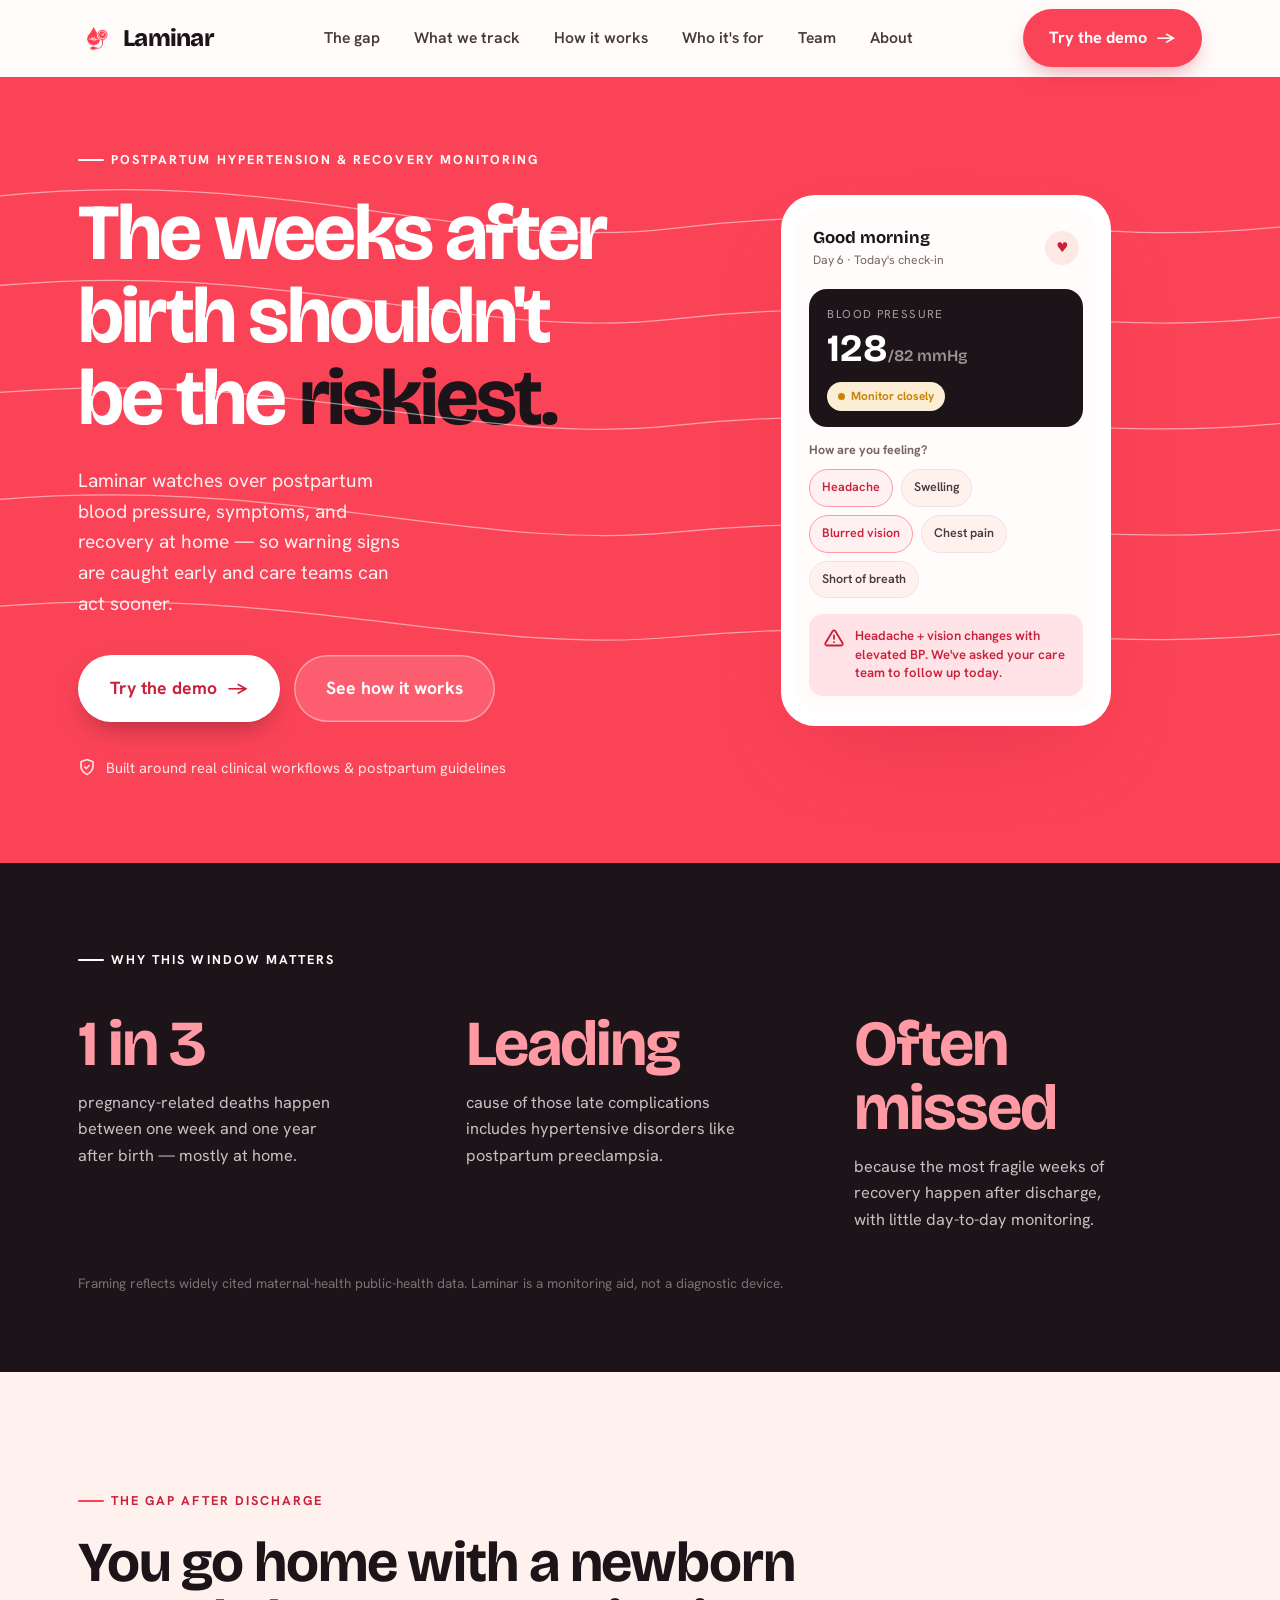
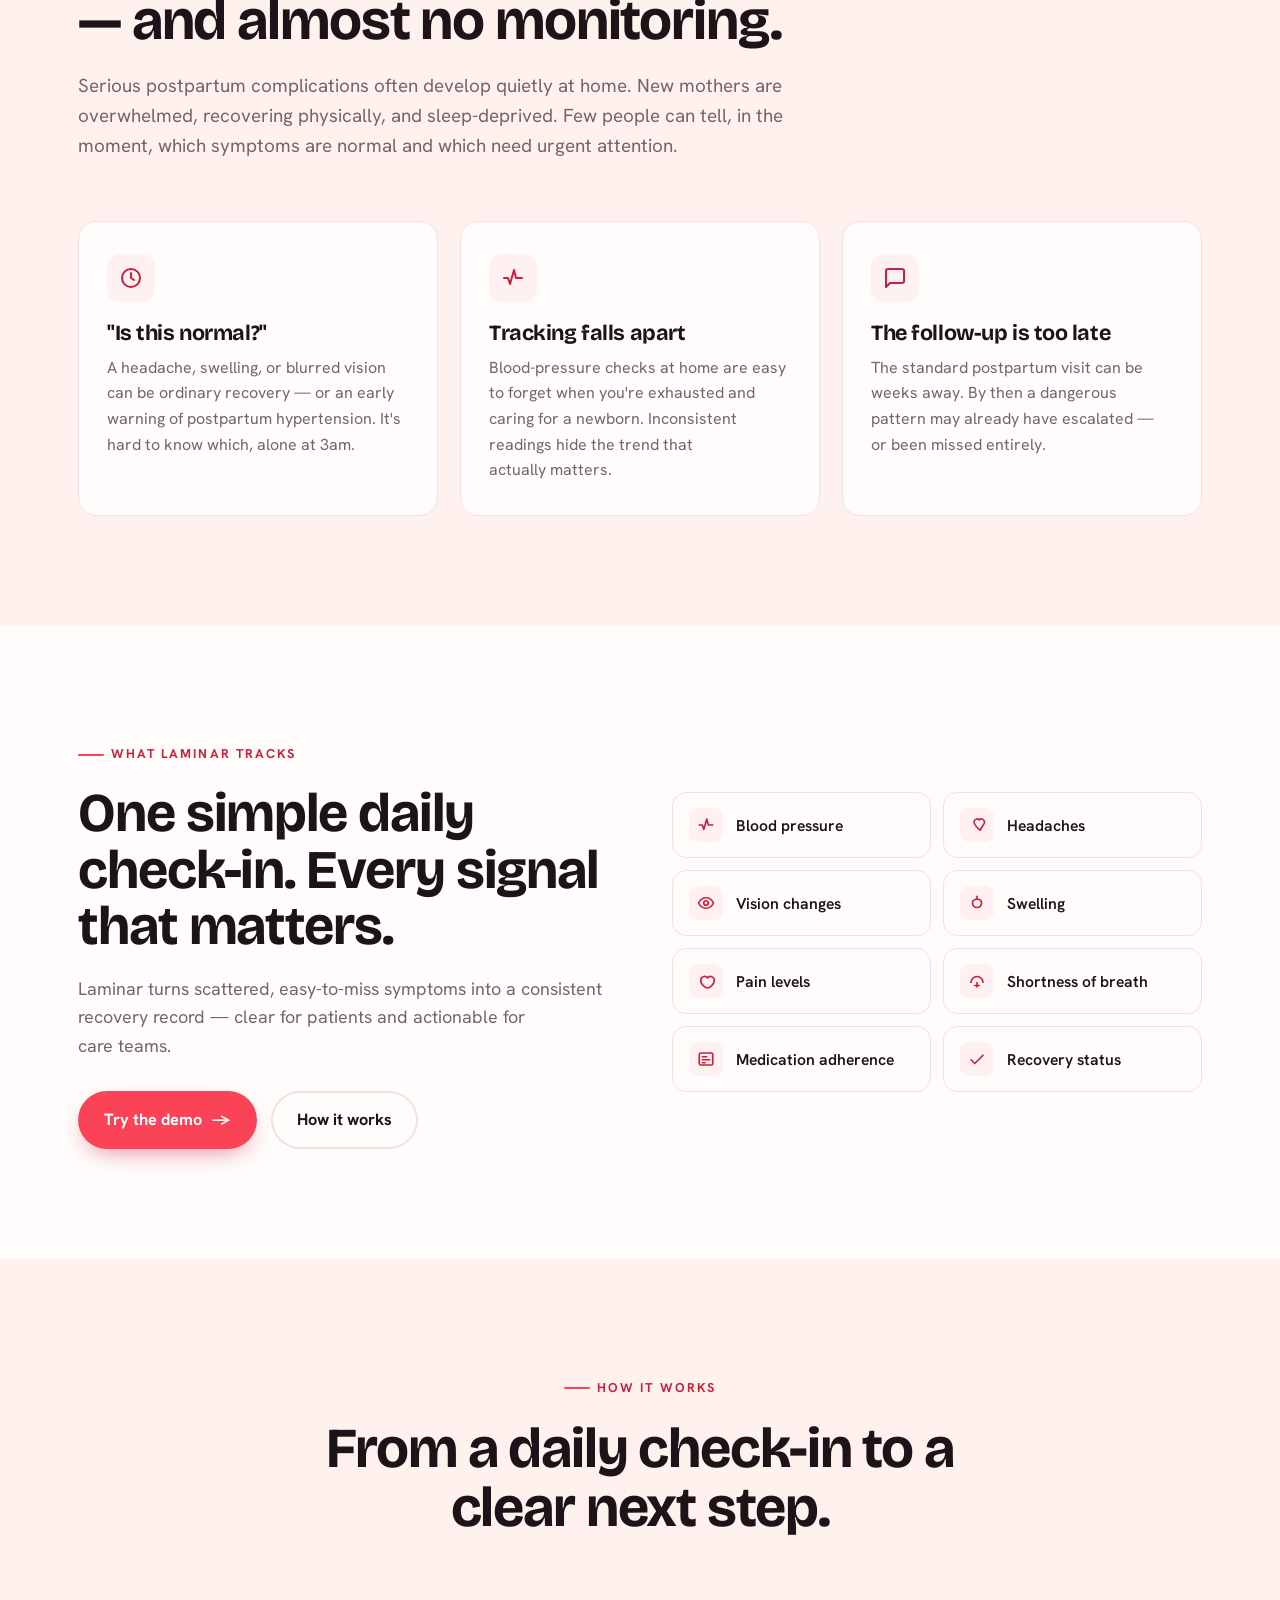
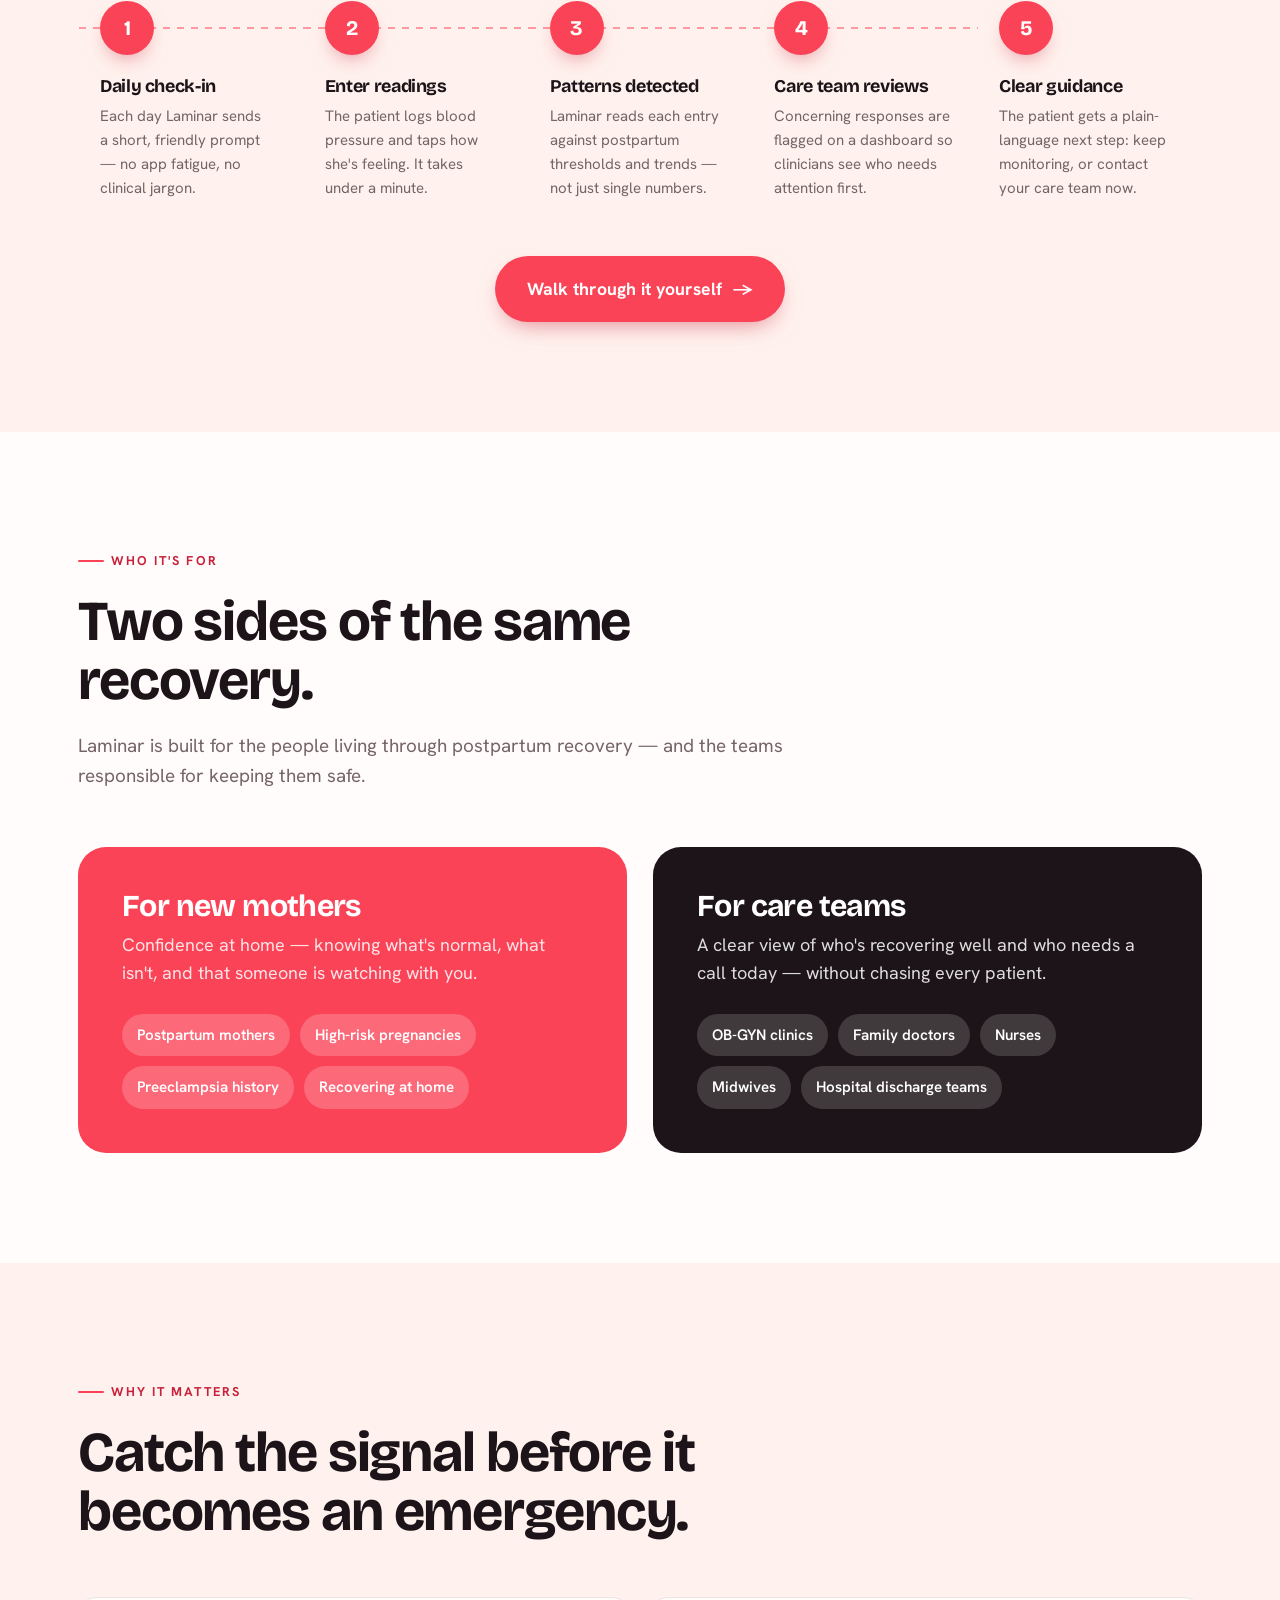
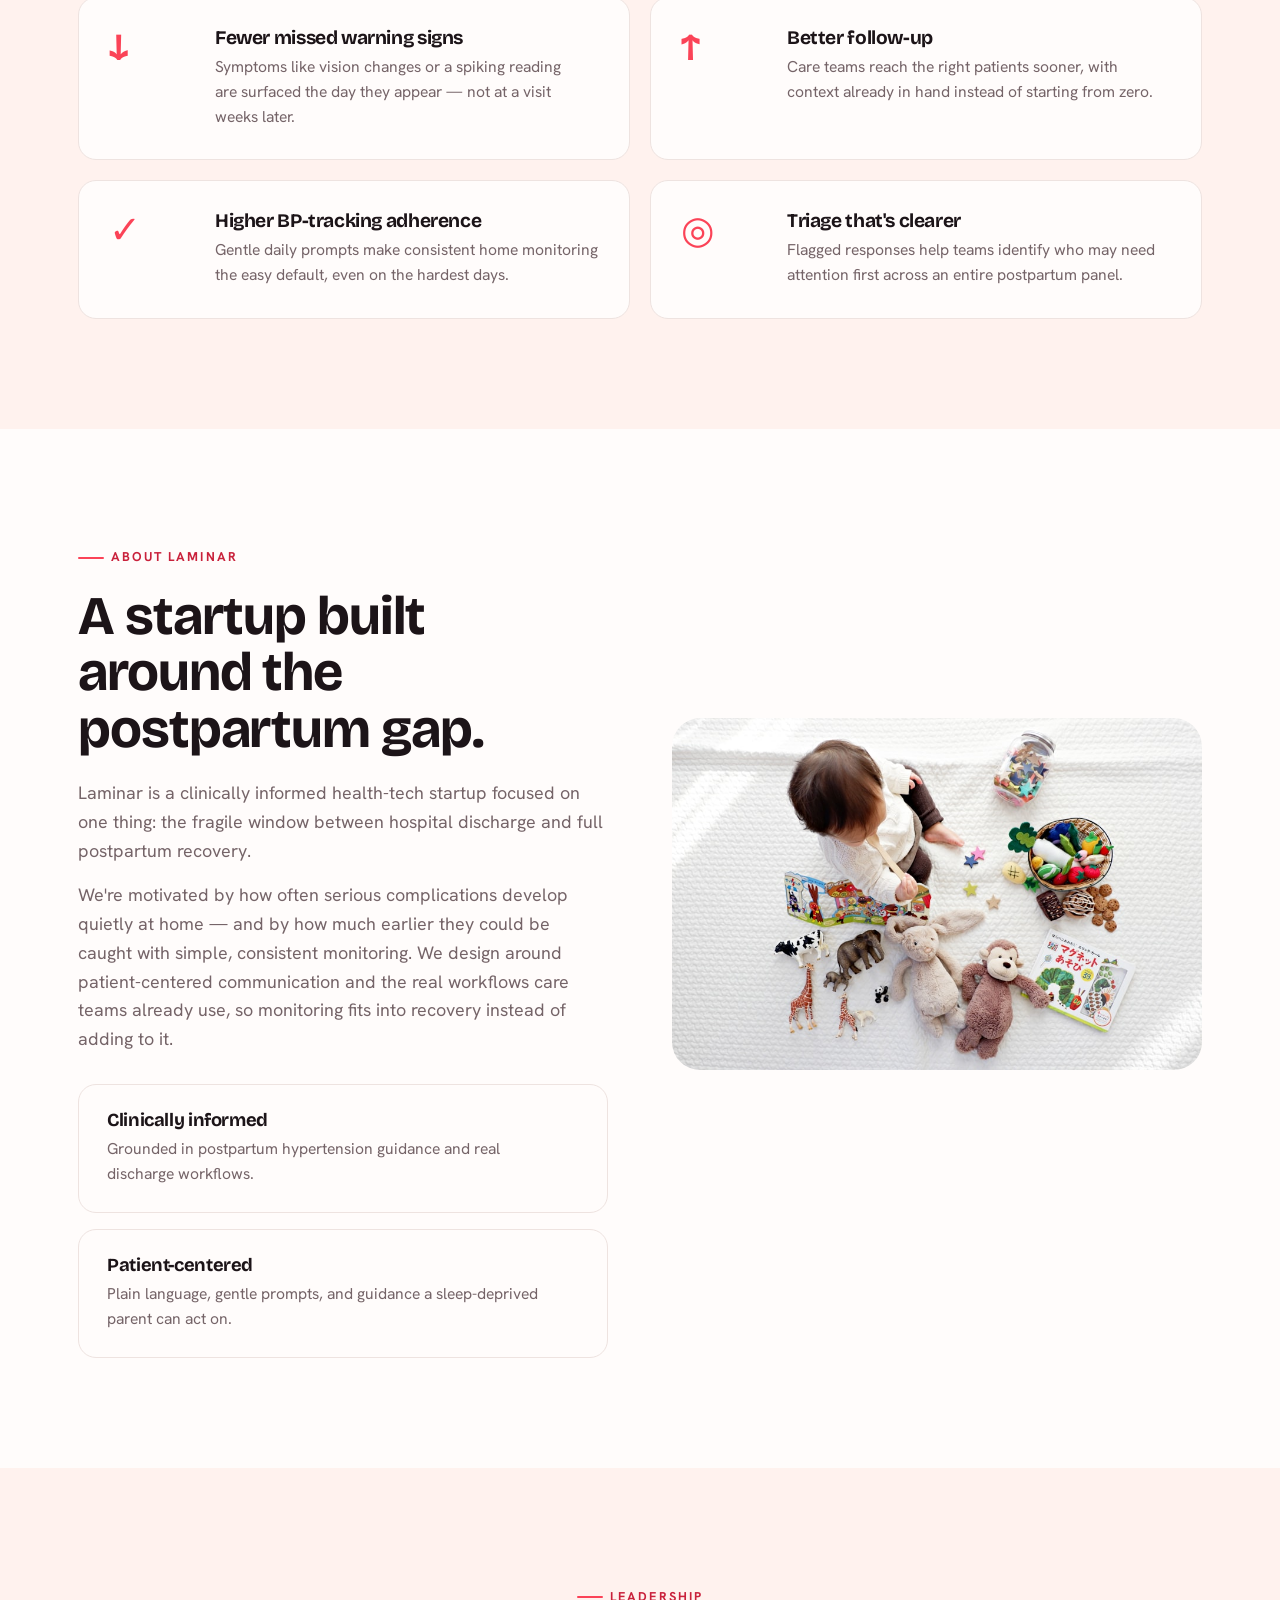
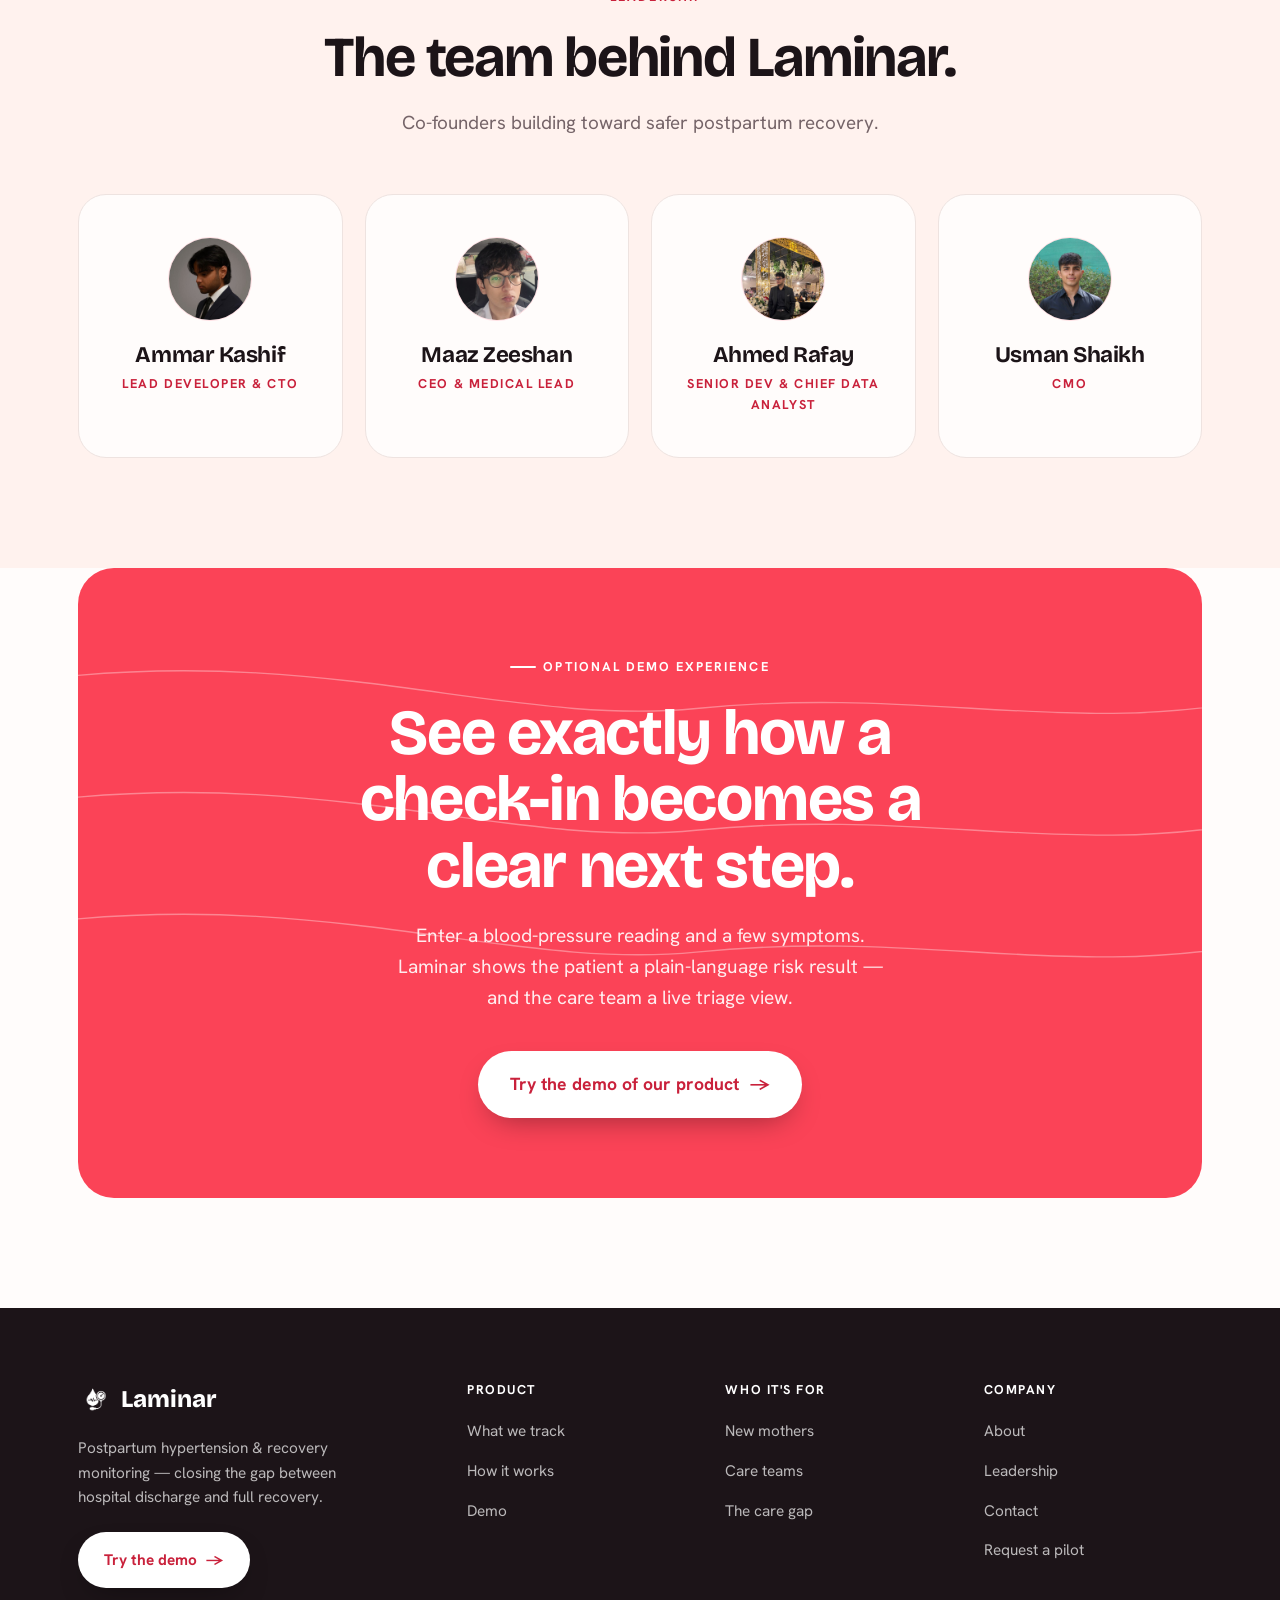
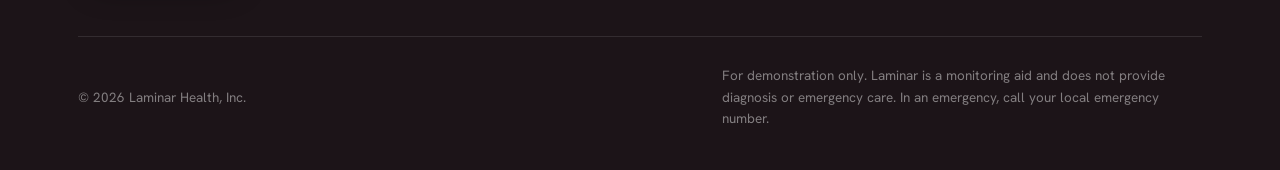
<file: index.html>
<!DOCTYPE html>
<html lang="en">
<head>
<meta charset="UTF-8" />
<meta name="viewport" content="width=device-width, initial-scale=1.0" />
<title>Laminar — Postpartum hypertension & recovery monitoring</title>
<link rel="preconnect" href="https://fonts.googleapis.com" />
<link rel="preconnect" href="https://fonts.gstatic.com" crossorigin />
<link href="https://fonts.googleapis.com/css2?family=Bricolage+Grotesque:opsz,wght@12..96,600;12..96,700;12..96,800&family=Hanken+Grotesk:wght@400;500;600;700;800&display=swap" rel="stylesheet" />
<link rel="stylesheet" href="css/site.css" />
<link rel="icon" href="assets/laminar-mark.png" />
</head>
<body>

<!-- ===================== NAV ===================== -->
<header class="nav" id="nav">
  <div class="wrap nav__in">
    <a class="brand" href="#top">
      <img src="assets/laminar-mark.png" alt="Laminar logo" />
      Laminar
    </a>
    <nav class="nav__links">
      <a href="#problem">The gap</a>
      <a href="#solution">What we track</a>
      <a href="#how">How it works</a>
      <a href="#who">Who it's for</a>
      <a href="#team">Team</a>
      <a href="#about">About</a>
    </nav>
    <div class="nav__cta">
      <a class="btn" href="Demo.html">Try the demo <span class="arr">→</span></a>
    </div>
  </div>
</header>

<!-- ===================== HERO ===================== -->
<section class="hero" id="top">
  <svg class="streamlines" viewBox="0 0 1440 700" preserveAspectRatio="none" aria-hidden="true">
    <path d="M-50,140 C300,90 520,200 760,170 1060,132 1240,205 1500,160" />
    <path d="M-50,240 C300,195 520,300 760,272 1060,238 1240,305 1500,262" />
    <path d="M-50,360 C300,318 520,418 760,392 1060,360 1240,422 1500,382" />
    <path d="M-50,480 C300,440 520,536 760,512 1060,482 1240,540 1500,502" />
    <path d="M-50,600 C300,562 520,652 760,630 1060,602 1240,656 1500,620" />
  </svg>
  <div class="wrap hero__pad">
    <div class="hero__grid">
      <div>
        <span class="eyebrow on-dark">Postpartum hypertension &amp; recovery monitoring</span>
        <h1 style="margin-top:22px;">The weeks after birth shouldn't be the <em>riskiest.</em></h1>
        <p class="hero__lede">Laminar watches over postpartum blood pressure, symptoms, and recovery at home — so warning signs are caught early and care teams can act sooner.</p>
        <div class="hero__cta">
          <a class="btn btn--white btn--lg" href="Demo.html">Try the demo <span class="arr">→</span></a>
          <a class="btn btn--lg" style="--bg:rgba(255,255,255,.14);--fg:#fff;box-shadow:inset 0 0 0 1.5px rgba(255,255,255,.4);" href="#how">See how it works</a>
        </div>
        <div class="hero__trust">
          <svg width="18" height="18" viewBox="0 0 24 24" fill="none" stroke="currentColor" stroke-width="2.2" stroke-linecap="round" stroke-linejoin="round"><path d="M12 2 4 5v6c0 5 3.4 8.5 8 11 4.6-2.5 8-6 8-11V5z"/><path d="m9 12 2 2 4-4"/></svg>
          Built around real clinical workflows &amp; postpartum guidelines
        </div>
      </div>

      <!-- hero product mock -->
      <div class="phone" aria-hidden="true">
        <div class="phone__screen">
          <div class="mock-head">
            <div>
              <div class="mock-greet">Good morning</div>
              <div class="mock-sub">Day 6 · Today's check-in</div>
            </div>
            <div class="mock-av">♥</div>
          </div>
          <div class="bp-card">
            <div class="lab">Blood pressure</div>
            <div class="val">128<span>/82 mmHg</span></div>
            <div style="margin-top:12px;"><span class="pill watch dot">Monitor closely</span></div>
          </div>
          <div style="padding:2px 14px 4px;font-size:.78rem;font-weight:700;color:var(--ink-500);">How are you feeling?</div>
          <div class="sym-row">
            <span class="sym-chip sel">Headache</span>
            <span class="sym-chip">Swelling</span>
            <span class="sym-chip sel">Blurred vision</span>
            <span class="sym-chip">Chest pain</span>
            <span class="sym-chip">Short of breath</span>
          </div>
          <div style="margin:2px 14px 16px;background:var(--alert-bg);border-radius:14px;padding:13px 15px;display:flex;gap:11px;align-items:flex-start;">
            <svg width="20" height="20" viewBox="0 0 24 24" fill="none" stroke="var(--alert)" stroke-width="2.2" stroke-linecap="round" stroke-linejoin="round" style="flex:none;margin-top:1px;"><path d="M10.3 3.8 1.8 18a2 2 0 0 0 1.7 3h17a2 2 0 0 0 1.7-3L13.7 3.8a2 2 0 0 0-3.4 0z"/><path d="M12 9v4"/><path d="M12 17h.01"/></svg>
            <div style="font-size:.82rem;color:var(--alert);font-weight:600;line-height:1.4;">Headache + vision changes with elevated BP. We've asked your care team to follow up today.</div>
          </div>
        </div>
      </div>
    </div>
  </div>
</section>

<!-- ===================== STAT BAND ===================== -->
<section class="band">
  <div class="wrap">
    <span class="eyebrow on-dark" style="margin-bottom:42px;display:inline-flex;">Why this window matters</span>
    <div class="band__grid">
      <div class="stat reveal">
        <div class="n">1 in 3</div>
        <div class="t">pregnancy-related deaths happen between one week and one year after birth — mostly at home.</div>
      </div>
      <div class="stat reveal">
        <div class="n">Leading</div>
        <div class="t">cause of those late complications includes hypertensive disorders like postpartum preeclampsia.</div>
      </div>
      <div class="stat reveal">
        <div class="n">Often missed</div>
        <div class="t">because the most fragile weeks of recovery happen after discharge, with little day-to-day monitoring.</div>
      </div>
    </div>
    <p class="band__note">Framing reflects widely cited maternal-health public-health data. Laminar is a monitoring aid, not a diagnostic device.</p>
  </div>
</section>

<!-- ===================== PROBLEM ===================== -->
<section class="sec sec--cream" id="problem">
  <div class="wrap">
    <div class="sec-head reveal">
      <span class="eyebrow">The gap after discharge</span>
      <h2>You go home with a newborn — and almost no monitoring.</h2>
      <p>Serious postpartum complications often develop quietly at home. New mothers are overwhelmed, recovering physically, and sleep-deprived. Few people can tell, in the moment, which symptoms are normal and which need urgent attention.</p>
    </div>
    <div class="prob-grid">
      <div class="prob reveal">
        <div class="ico"><svg width="24" height="24" viewBox="0 0 24 24" fill="none" stroke="currentColor" stroke-width="2" stroke-linecap="round" stroke-linejoin="round"><circle cx="12" cy="12" r="9"/><path d="M12 7v5l3 2"/></svg></div>
        <h3>"Is this normal?"</h3>
        <p>A headache, swelling, or blurred vision can be ordinary recovery — or an early warning of postpartum hypertension. It's hard to know which, alone at 3am.</p>
      </div>
      <div class="prob reveal">
        <div class="ico"><svg width="24" height="24" viewBox="0 0 24 24" fill="none" stroke="currentColor" stroke-width="2" stroke-linecap="round" stroke-linejoin="round"><path d="M3 12h4l2 6 4-14 2 8h6"/></svg></div>
        <h3>Tracking falls apart</h3>
        <p>Blood-pressure checks at home are easy to forget when you're exhausted and caring for a newborn. Inconsistent readings hide the trend that actually matters.</p>
      </div>
      <div class="prob reveal">
        <div class="ico"><svg width="24" height="24" viewBox="0 0 24 24" fill="none" stroke="currentColor" stroke-width="2" stroke-linecap="round" stroke-linejoin="round"><path d="M21 15a2 2 0 0 1-2 2H7l-4 4V5a2 2 0 0 1 2-2h14a2 2 0 0 1 2 2z"/></svg></div>
        <h3>The follow-up is too late</h3>
        <p>The standard postpartum visit can be weeks away. By then a dangerous pattern may already have escalated — or been missed entirely.</p>
      </div>
    </div>
  </div>
</section>

<!-- ===================== SOLUTION ===================== -->
<section class="sec" id="solution">
  <div class="wrap split">
    <div class="reveal">
      <span class="eyebrow">What Laminar tracks</span>
      <h2 style="font-size:clamp(2.1rem,4.4vw,3.4rem);margin-top:20px;">One simple daily check-in. Every signal that matters.</h2>
      <p style="color:var(--ink-500);font-size:1.12rem;margin-top:20px;">Laminar turns scattered, easy-to-miss symptoms into a consistent recovery record — clear for patients and actionable for care teams.</p>
      <div style="margin-top:30px;display:flex;gap:14px;flex-wrap:wrap;">
        <a class="btn" href="Demo.html">Try the demo <span class="arr">→</span></a>
        <a class="btn btn--ghost" href="#how">How it works</a>
      </div>
    </div>
    <div class="signal-grid reveal">
      <div class="signal"><span class="s-ico"><svg width="18" height="18" viewBox="0 0 24 24" fill="none" stroke="currentColor" stroke-width="2.2" stroke-linecap="round" stroke-linejoin="round"><path d="M3 12h4l2 6 4-14 2 8h6"/></svg></span>Blood pressure</div>
      <div class="signal"><span class="s-ico"><svg width="18" height="18" viewBox="0 0 24 24" fill="none" stroke="currentColor" stroke-width="2.2" stroke-linecap="round" stroke-linejoin="round"><path d="M19 14c1.5-1.6 3-3.6 3-6a4 4 0 0 0-7-2.7A4 4 0 0 0 8 8c0 2.4 1.5 4.4 3 6l5 5z"/></svg></span>Headaches</div>
      <div class="signal"><span class="s-ico"><svg width="18" height="18" viewBox="0 0 24 24" fill="none" stroke="currentColor" stroke-width="2.2" stroke-linecap="round" stroke-linejoin="round"><circle cx="12" cy="12" r="3"/><path d="M2 12s3.5-7 10-7 10 7 10 7-3.5 7-10 7-10-7-10-7z"/></svg></span>Vision changes</div>
      <div class="signal"><span class="s-ico"><svg width="18" height="18" viewBox="0 0 24 24" fill="none" stroke="currentColor" stroke-width="2.2" stroke-linecap="round" stroke-linejoin="round"><path d="M6 12c0-3 2-5 6-5s6 2 6 5-2 6-6 6-6-3-6-6z"/><path d="M12 7V3"/></svg></span>Swelling</div>
      <div class="signal"><span class="s-ico"><svg width="18" height="18" viewBox="0 0 24 24" fill="none" stroke="currentColor" stroke-width="2.2" stroke-linecap="round" stroke-linejoin="round"><path d="M12 21c-4-2.5-7-6-7-10a5 5 0 0 1 9-3 5 5 0 0 1 9 3c0 4-3 7.5-7 10z"/></svg></span>Pain levels</div>
      <div class="signal"><span class="s-ico"><svg width="18" height="18" viewBox="0 0 24 24" fill="none" stroke="currentColor" stroke-width="2.2" stroke-linecap="round" stroke-linejoin="round"><path d="M4 14a8 8 0 1 1 16 0"/><path d="M12 14v6"/><path d="M9 18h6"/></svg></span>Shortness of breath</div>
      <div class="signal"><span class="s-ico"><svg width="18" height="18" viewBox="0 0 24 24" fill="none" stroke="currentColor" stroke-width="2.2" stroke-linecap="round" stroke-linejoin="round"><rect x="3" y="4" width="18" height="16" rx="2"/><path d="M7 9h6M7 13h10M7 17h4"/></svg></span>Medication adherence</div>
      <div class="signal"><span class="s-ico"><svg width="18" height="18" viewBox="0 0 24 24" fill="none" stroke="currentColor" stroke-width="2.2" stroke-linecap="round" stroke-linejoin="round"><path d="M20 7 9 18l-5-5"/></svg></span>Recovery status</div>
    </div>
  </div>
</section>

<!-- ===================== HOW IT WORKS ===================== -->
<section class="sec sec--cream" id="how">
  <div class="wrap">
    <div class="sec-head reveal" style="margin-inline:auto;text-align:center;">
      <span class="eyebrow" style="justify-content:center;">How it works</span>
      <h2>From a daily check-in to a clear next step.</h2>
    </div>
    <div class="steps">
      <div class="step reveal">
        <div class="step__num">1</div>
        <h3>Daily check-in</h3>
        <p>Each day Laminar sends a short, friendly prompt — no app fatigue, no clinical jargon.</p>
      </div>
      <div class="step reveal">
        <div class="step__num">2</div>
        <h3>Enter readings</h3>
        <p>The patient logs blood pressure and taps how she's feeling. It takes under a minute.</p>
      </div>
      <div class="step reveal">
        <div class="step__num">3</div>
        <h3>Patterns detected</h3>
        <p>Laminar reads each entry against postpartum thresholds and trends — not just single numbers.</p>
      </div>
      <div class="step reveal">
        <div class="step__num">4</div>
        <h3>Care team reviews</h3>
        <p>Concerning responses are flagged on a dashboard so clinicians see who needs attention first.</p>
      </div>
      <div class="step reveal">
        <div class="step__num">5</div>
        <h3>Clear guidance</h3>
        <p>The patient gets a plain-language next step: keep monitoring, or contact your care team now.</p>
      </div>
    </div>
    <div style="text-align:center;margin-top:56px;">
      <a class="btn btn--lg" href="Demo.html">Walk through it yourself <span class="arr">→</span></a>
    </div>
  </div>
</section>

<!-- ===================== WHO IT'S FOR ===================== -->
<section class="sec" id="who">
  <div class="wrap">
    <div class="sec-head reveal">
      <span class="eyebrow">Who it's for</span>
      <h2>Two sides of the same recovery.</h2>
      <p>Laminar is built for the people living through postpartum recovery — and the teams responsible for keeping them safe.</p>
    </div>
    <div class="who-grid">
      <div class="who who--moms reveal">
        <h3>For new mothers</h3>
        <p>Confidence at home — knowing what's normal, what isn't, and that someone is watching with you.</p>
        <ul>
          <li>Postpartum mothers</li>
          <li>High-risk pregnancies</li>
          <li>Preeclampsia history</li>
          <li>Recovering at home</li>
        </ul>
      </div>
      <div class="who who--teams reveal">
        <h3>For care teams</h3>
        <p>A clear view of who's recovering well and who needs a call today — without chasing every patient.</p>
        <ul>
          <li>OB-GYN clinics</li>
          <li>Family doctors</li>
          <li>Nurses</li>
          <li>Midwives</li>
          <li>Hospital discharge teams</li>
        </ul>
      </div>
    </div>
  </div>
</section>

<!-- ===================== WHY IT MATTERS ===================== -->
<section class="sec sec--cream">
  <div class="wrap">
    <div class="sec-head reveal">
      <span class="eyebrow">Why it matters</span>
      <h2>Catch the signal before it becomes an emergency.</h2>
    </div>
    <div class="why-grid">
      <div class="why reveal">
        <div class="big">↓</div>
        <div><h3>Fewer missed warning signs</h3><p>Symptoms like vision changes or a spiking reading are surfaced the day they appear — not at a visit weeks later.</p></div>
      </div>
      <div class="why reveal">
        <div class="big">↑</div>
        <div><h3>Better follow-up</h3><p>Care teams reach the right patients sooner, with context already in hand instead of starting from zero.</p></div>
      </div>
      <div class="why reveal">
        <div class="big">✓</div>
        <div><h3>Higher BP-tracking adherence</h3><p>Gentle daily prompts make consistent home monitoring the easy default, even on the hardest days.</p></div>
      </div>
      <div class="why reveal">
        <div class="big">◎</div>
        <div><h3>Triage that's clearer</h3><p>Flagged responses help teams identify who may need attention first across an entire postpartum panel.</p></div>
      </div>
    </div>
  </div>
</section>

<!-- ===================== ABOUT ===================== -->
<section class="sec" id="about">
  <div class="wrap about-grid">
    <div class="reveal">
      <span class="eyebrow">About Laminar</span>
      <h2 style="font-size:clamp(2.1rem,4.4vw,3.4rem);margin-top:20px;">A startup built around the postpartum gap.</h2>
      <p style="color:var(--ink-500);font-size:1.12rem;margin-top:22px;">Laminar is a clinically informed health-tech startup focused on one thing: the fragile window between hospital discharge and full postpartum recovery.</p>
      <p style="color:var(--ink-500);font-size:1.12rem;margin-top:16px;">We're motivated by how often serious complications develop quietly at home — and by how much earlier they could be caught with simple, consistent monitoring. We design around patient-centered communication and the real workflows care teams already use, so monitoring fits into recovery instead of adding to it.</p>
      <div class="about-cards" style="margin-top:30px;">
        <div class="about-card"><h4>Clinically informed</h4><p>Grounded in postpartum hypertension guidance and real discharge workflows.</p></div>
        <div class="about-card"><h4>Patient-centered</h4><p>Plain language, gentle prompts, and guidance a sleep-deprived parent can act on.</p></div>
      </div>
    </div>
    <div class="reveal" style="min-height:460px;border-radius:var(--radius-lg);overflow:hidden;">
      <img src="assets/mother-newborn.jpg" alt="Mother and newborn at home" style="width:100%;height:100%;object-fit:cover;display:block;border-radius:var(--radius-lg);" />
    </div>
  </div>
</section>

<!-- ===================== LEADERSHIP ===================== -->
<section class="sec sec--cream" id="team">
  <div class="wrap">
    <div class="sec-head reveal" style="margin-inline:auto;text-align:center;">
      <span class="eyebrow" style="justify-content:center;">Leadership</span>
      <h2>The team behind Laminar.</h2>
      <p style="margin-inline:auto;">Co-founders building toward safer postpartum recovery.</p>
    </div>
    <div class="team-grid">
      <div class="team-card reveal">
        <div class="avatar"><img src="assets/team-ammar.jpg" alt="Ammar Kashif" /></div>
        <h3>Ammar Kashif</h3>
        <div class="role">Lead Developer &amp; CTO</div>
      </div>
      <div class="team-card reveal">
        <div class="avatar"><img src="assets/team-maaz.jpg" alt="Maaz Zeeshan" /></div>
        <h3>Maaz Zeeshan</h3>
        <div class="role">CEO &amp; Medical Lead</div>
      </div>
      <div class="team-card reveal">
        <div class="avatar"><img src="assets/team-ahmed.jpg" alt="Ahmed Rafay" /></div>
        <h3>Ahmed Rafay</h3>
        <div class="role">Senior Dev &amp; Chief Data Analyst</div>
      </div>
      <div class="team-card reveal">
        <div class="avatar"><img src="assets/team-usman.jpg" alt="Usman Shaikh" /></div>
        <h3>Usman Shaikh</h3>
        <div class="role">CMO</div>
      </div>
    </div>
  </div>
</section>

<!-- ===================== DEMO CTA ===================== -->
<section class="sec" style="padding-top:0;">
  <div class="wrap">
    <div class="cta reveal">
      <svg class="streamlines" viewBox="0 0 1200 500" preserveAspectRatio="none" aria-hidden="true" style="opacity:.35;">
        <path d="M-50,120 C260,80 460,170 660,150 900,126 1060,180 1260,140"/>
        <path d="M-50,250 C260,210 460,300 660,280 900,256 1060,310 1260,270"/>
        <path d="M-50,380 C260,340 460,430 660,410 900,386 1060,440 1260,400"/>
      </svg>
      <div style="position:relative;z-index:1;">
        <span class="eyebrow on-dark" style="justify-content:center;margin-bottom:22px;">Optional demo experience</span>
        <h2>See exactly how a check-in becomes a clear next step.</h2>
        <p>Enter a blood-pressure reading and a few symptoms. Laminar shows the patient a plain-language risk result — and the care team a live triage view.</p>
        <div class="cta__row">
          <a class="btn btn--white btn--lg" href="Demo.html">Try the demo of our product <span class="arr">→</span></a>
        </div>
      </div>
    </div>
  </div>
</section>

<!-- ===================== FOOTER ===================== -->
<footer class="foot">
  <div class="wrap">
    <div class="foot__top">
      <div>
        <div class="foot__brand"><img src="assets/laminar-mark-white.png" alt="" />Laminar</div>
        <p class="fdesc">Postpartum hypertension &amp; recovery monitoring — closing the gap between hospital discharge and full recovery.</p>
        <div style="margin-top:22px;"><a class="btn btn--white" href="Demo.html">Try the demo <span class="arr">→</span></a></div>
      </div>
      <div>
        <h5>Product</h5>
        <ul>
          <li><a href="#solution">What we track</a></li>
          <li><a href="#how">How it works</a></li>
          <li><a href="Demo.html">Demo</a></li>
        </ul>
      </div>
      <div>
        <h5>Who it's for</h5>
        <ul>
          <li><a href="#who">New mothers</a></li>
          <li><a href="#who">Care teams</a></li>
          <li><a href="#problem">The care gap</a></li>
        </ul>
      </div>
      <div>
        <h5>Company</h5>
        <ul>
          <li><a href="#about">About</a></li>
          <li><a href="#team">Leadership</a></li>
          <li><a href="mailto:hello@laminar.health">Contact</a></li>
          <li><a href="Demo.html">Request a pilot</a></li>
        </ul>
      </div>
    </div>
    <div class="foot__bot">
      <span>© 2026 Laminar Health, Inc.</span>
      <span class="disc">For demonstration only. Laminar is a monitoring aid and does not provide diagnosis or emergency care. In an emergency, call your local emergency number.</span>
    </div>
  </div>
</footer>

<script>
  // nav shadow on scroll
  const nav = document.getElementById('nav');
  const onScroll = () => nav.classList.toggle('scrolled', window.scrollY > 12);
  onScroll(); window.addEventListener('scroll', onScroll, { passive: true });

  // reveal on scroll
  const io = new IntersectionObserver((entries) => {
    entries.forEach((e) => { if (e.isIntersecting) { e.target.classList.add('in'); io.unobserve(e.target); } });
  }, { threshold: 0.12, rootMargin: '0px 0px -8% 0px' });
  document.querySelectorAll('.reveal').forEach((el, i) => {
    el.style.transitionDelay = (Math.min(i % 5, 4) * 60) + 'ms';
    io.observe(el);
  });
  // safety net: never leave content hidden
  setTimeout(() => document.querySelectorAll('.reveal:not(.in)').forEach(el => {
    if (el.getBoundingClientRect().top < window.innerHeight) el.classList.add('in');
  }), 1200);
</script>
</body>
</html>
</file>
<file: css/site.css>
/* ============================================================
   LAMINAR — design tokens + marketing site styles
   Coral-forward, bold & graphic. Bricolage Grotesque + Hanken Grotesk.
   ============================================================ */

:root {
  /* brand coral (sampled from logo #FC4557) */
  --coral:      #FB4357;
  --coral-600:  #EC3149;
  --coral-700:  #C9213B;
  --coral-300:  #FF99A4;
  --coral-100:  #FFE0E4;
  --coral-50:   #FFF1F2;

  /* warm neutrals */
  --ink:        #1C1418;
  --ink-700:    #463A3F;
  --ink-500:    #756468;
  --ink-300:    #B7A9AD;
  --line:       #EEE3E0;
  --paper:      #FFFCFB;
  --cream:      #FFF2EE;
  --cream-deep: #FCE9E3;

  /* semantic risk states */
  --ok:       #138a63;
  --ok-bg:    #E1F2EB;
  --watch:    #C9820A;
  --watch-bg: #FBEED4;
  --alert:    var(--coral-700);
  --alert-bg: #FFE3E6;

  --radius:   18px;
  --radius-lg: 28px;
  --radius-sm: 11px;
  --shadow-sm: 0 1px 2px rgba(28,20,24,.05), 0 6px 16px -10px rgba(28,20,24,.18);
  --shadow-md: 0 2px 4px rgba(28,20,24,.04), 0 24px 48px -22px rgba(201,33,59,.28);
  --shadow-lg: 0 40px 90px -40px rgba(201,33,59,.40);

  --maxw: 1180px;
  --font-display: "Bricolage Grotesque", "Hanken Grotesk", system-ui, sans-serif;
  --font-body: "Hanken Grotesk", system-ui, -apple-system, sans-serif;
}

* { box-sizing: border-box; }
html { scroll-behavior: smooth; -webkit-text-size-adjust: 100%; }
body {
  margin: 0;
  font-family: var(--font-body);
  color: var(--ink);
  background: var(--paper);
  font-size: 18px;
  line-height: 1.6;
  -webkit-font-smoothing: antialiased;
  text-rendering: optimizeLegibility;
}
h1,h2,h3,h4 { font-family: var(--font-display); font-weight: 700; line-height: 1.04; letter-spacing: -.02em; margin: 0; }
p { margin: 0; text-wrap: pretty; }
a { color: inherit; text-decoration: none; }
img { display: block; max-width: 100%; }
section { position: relative; }

.wrap { max-width: var(--maxw); margin-inline: auto; padding-inline: 28px; }
.eyebrow {
  font-family: var(--font-body);
  font-weight: 700;
  font-size: .8rem;
  letter-spacing: .16em;
  text-transform: uppercase;
  display: inline-flex; align-items: center; gap: .55em;
  color: var(--coral-700);
}
.eyebrow::before {
  content: ""; width: 26px; height: 2px; background: var(--coral); border-radius: 2px;
}
.eyebrow.on-dark { color: #fff; }
.eyebrow.on-dark::before { background: #fff; }

/* ---------- buttons ---------- */
.btn {
  --bg: var(--coral); --fg: #fff;
  display: inline-flex; align-items: center; gap: .6em;
  font-family: var(--font-body); font-weight: 700; font-size: 1.02rem;
  background: var(--bg); color: var(--fg);
  padding: 16px 26px; border-radius: 100px; border: 0; cursor: pointer;
  transition: transform .18s cubic-bezier(.2,.8,.2,1), box-shadow .2s, background .2s;
  box-shadow: 0 10px 24px -10px rgba(201,33,59,.6);
  white-space: nowrap;
}
.btn:hover { transform: translateY(-2px); box-shadow: 0 16px 32px -12px rgba(201,33,59,.7); }
.btn:active { transform: translateY(0); }
.btn .arr { transition: transform .2s; }
.btn:hover .arr { transform: translateX(3px); }
.btn--ghost {
  --bg: transparent; --fg: var(--ink);
  box-shadow: inset 0 0 0 2px var(--line);
}
.btn--ghost:hover { box-shadow: inset 0 0 0 2px var(--coral); }
.btn--white { --bg: #fff; --fg: var(--coral-700); box-shadow: 0 12px 30px -12px rgba(0,0,0,.4); }
.btn--lg { padding: 19px 32px; font-size: 1.1rem; }

/* ---------- nav ---------- */
.nav {
  position: sticky; top: 0; z-index: 50;
  backdrop-filter: saturate(140%) blur(14px);
  background: color-mix(in srgb, var(--paper) 82%, transparent);
  border-bottom: 1px solid transparent;
  transition: border-color .3s, background .3s;
}
.nav.scrolled { border-color: var(--line); }
.nav__in { display: flex; align-items: center; justify-content: space-between; height: 76px; }
.brand { display: flex; align-items: center; gap: 11px; font-family: var(--font-display); font-weight: 800; font-size: 1.5rem; letter-spacing: -.03em; }
.brand img { width: 34px; height: 34px; }
.nav__links { display: flex; gap: 34px; align-items: center; }
.nav__links a { font-weight: 600; font-size: .98rem; color: var(--ink-700); transition: color .15s; }
.nav__links a:hover { color: var(--coral-700); }
.nav__cta { display: flex; align-items: center; gap: 14px; }
.nav__burger { display: none; }

/* ---------- hero ---------- */
.hero { background: var(--coral); color: #fff; overflow: hidden; padding: 64px 0 0; }
.hero__grid { display: grid; grid-template-columns: 1.05fr .95fr; gap: 48px; align-items: center; }
.hero h1 { font-size: clamp(2.7rem, 6.2vw, 5.4rem); letter-spacing: -.035em; }
.hero h1 em { font-style: normal; color: var(--ink); }
.hero__lede { font-size: clamp(1.05rem, 1.5vw, 1.3rem); max-width: 30ch; margin-top: 26px; color: rgba(255,255,255,.92); }
.hero__cta { display: flex; gap: 14px; margin-top: 36px; flex-wrap: wrap; }
.hero__trust { display: flex; gap: 10px; align-items: center; margin-top: 34px; font-size: .92rem; color: rgba(255,255,255,.85); }
.hero__pad { padding-bottom: 84px; }

/* flowing laminar streamlines (decorative) */
.streamlines { position: absolute; inset: 0; pointer-events: none; opacity: .5; }
.streamlines path { fill: none; stroke: #fff; stroke-width: 1.4; }

/* hero product card */
.phone {
  position: relative; z-index: 2;
  background: #fff; border-radius: 34px; padding: 14px;
  box-shadow: var(--shadow-lg);
  width: 330px; max-width: 100%; margin-inline: auto;
  color: var(--ink);
}
.phone__screen { background: var(--paper); border-radius: 24px; overflow: hidden; }

/* generic UI mock bits reused on marketing page */
.mock-head { display:flex; align-items:center; justify-content:space-between; padding: 16px 18px 12px; }
.mock-greet { font-weight: 700; font-family: var(--font-display); font-size: 1.05rem; }
.mock-sub { font-size: .76rem; color: var(--ink-500); }
.mock-av { width: 34px; height: 34px; border-radius: 50%; background: var(--cream-deep); display:grid; place-items:center; color: var(--coral-700); font-weight:800; font-size:.85rem; }

.bp-card { margin: 6px 14px 12px; background: var(--ink); color:#fff; border-radius: 18px; padding: 16px 18px; }
.bp-card .lab { font-size: .72rem; letter-spacing: .12em; text-transform: uppercase; color: rgba(255,255,255,.6); }
.bp-card .val { font-family: var(--font-display); font-weight: 700; font-size: 2.4rem; line-height: 1; margin-top: 6px; }
.bp-card .val span { font-size: 1rem; color: rgba(255,255,255,.55); font-weight: 600; }
.pill { display:inline-flex; align-items:center; gap:6px; font-size:.74rem; font-weight:700; padding:5px 11px; border-radius:100px; }
.pill.ok { background: var(--ok-bg); color: var(--ok); }
.pill.watch { background: var(--watch-bg); color: var(--watch); }
.pill.alert { background: var(--alert-bg); color: var(--alert); }
.pill.dot::before { content:""; width:7px; height:7px; border-radius:50%; background:currentColor; }

.sym-row { display:flex; gap:8px; flex-wrap:wrap; padding: 4px 14px 14px; }
.sym-chip { font-size:.78rem; font-weight:600; padding:8px 12px; border-radius:100px; background:var(--cream); color:var(--ink-700); border:1px solid var(--line); white-space:nowrap; }
.sym-chip.sel { background: var(--coral-50); border-color: var(--coral-300); color: var(--coral-700); }

/* ---------- generic section ---------- */
.sec { padding: 110px 0; }
.sec--cream { background: var(--cream); }
.sec--ink { background: var(--ink); color: #fff; }
.sec-head { max-width: 760px; }
.sec-head h2 { font-size: clamp(2.1rem, 4.4vw, 3.6rem); }
.sec-head .eyebrow { margin-bottom: 22px; }
.sec-head p { color: var(--ink-500); font-size: 1.18rem; margin-top: 20px; }
.sec--ink .sec-head p { color: rgba(255,255,255,.72); }

/* big stat band */
.band { background: var(--ink); color:#fff; padding: 78px 0; }
.band__grid { display:grid; grid-template-columns: repeat(3,1fr); gap: 40px; }
.stat .n { font-family: var(--font-display); font-weight:700; font-size: clamp(2.6rem,5vw,4.2rem); letter-spacing:-.03em; color: var(--coral-300); line-height:1; }
.stat .t { margin-top: 14px; color: rgba(255,255,255,.74); font-size: 1.02rem; max-width: 30ch; }
.band__note { margin-top: 40px; font-size:.85rem; color: rgba(255,255,255,.4); }

/* problem cards */
.prob-grid { display:grid; grid-template-columns: repeat(3,1fr); gap: 22px; margin-top: 60px; }
.prob {
  background: var(--paper); border:1px solid var(--line); border-radius: var(--radius);
  padding: 32px 28px; transition: transform .2s, box-shadow .2s;
}
.prob:hover { transform: translateY(-4px); box-shadow: var(--shadow-md); }
.prob .ico { width:48px; height:48px; border-radius: 13px; background: var(--coral-50); color: var(--coral-700); display:grid; place-items:center; margin-bottom: 20px; }
.prob h3 { font-size: 1.35rem; margin-bottom: 10px; }
.prob p { color: var(--ink-500); font-size: 1rem; }

/* solution split */
.split { display:grid; grid-template-columns: 1fr 1fr; gap: 64px; align-items:center; }
.signal-grid { display:grid; grid-template-columns: repeat(2,1fr); gap: 12px; }
.signal {
  display:flex; align-items:center; gap: 13px; padding: 15px 16px;
  background: var(--paper); border:1px solid var(--line); border-radius: 14px; font-weight:600; font-size:.98rem;
  transition: border-color .2s, transform .2s;
}
.signal:hover { border-color: var(--coral-300); transform: translateX(3px); }
.signal .s-ico { width:34px;height:34px;border-radius:9px; display:grid;place-items:center; background:var(--coral-50); color:var(--coral-700); flex:none; }

/* how it works */
.steps { display:grid; grid-template-columns: repeat(5,1fr); gap: 0; margin-top: 64px; counter-reset: step; }
.step { padding: 0 22px; position: relative; }
.step:not(:last-child)::after {
  content:""; position:absolute; top: 26px; right: -1px; width: 100%; height: 2px;
  background: repeating-linear-gradient(90deg, var(--coral-300) 0 7px, transparent 7px 14px);
  z-index: 0;
}
.step__num {
  width: 54px; height: 54px; border-radius: 50%; background: var(--coral); color:#fff;
  display:grid; place-items:center; font-family: var(--font-display); font-weight:700; font-size:1.3rem;
  position: relative; z-index: 1; margin-bottom: 22px; box-shadow: 0 10px 22px -10px rgba(201,33,59,.6);
}
.step h3 { font-size: 1.12rem; margin-bottom: 8px; }
.step p { font-size: .94rem; color: var(--ink-500); }

/* who it's for */
.who-grid { display:grid; grid-template-columns: 1fr 1fr; gap: 26px; margin-top: 56px; }
.who {
  border-radius: var(--radius-lg); padding: 44px; position:relative; overflow:hidden;
}
.who--moms { background: var(--coral); color:#fff; }
.who--teams { background: var(--ink); color:#fff; }
.who h3 { font-size: 1.9rem; margin-bottom: 8px; }
.who > p { opacity:.85; margin-bottom: 26px; }
.who ul { list-style:none; margin:0; padding:0; display:flex; flex-wrap:wrap; gap:10px; }
.who li { background: rgba(255,255,255,.16); padding: 9px 15px; border-radius: 100px; font-weight:600; font-size:.95rem; }
.who--moms li { background: rgba(255,255,255,.2); }

/* why it matters */
.why-grid { display:grid; grid-template-columns: repeat(2,1fr); gap: 20px; margin-top: 56px; }
.why {
  display:flex; gap: 20px; padding: 30px; border-radius: var(--radius);
  background: var(--paper); border:1px solid var(--line);
}
.why .big { font-family: var(--font-display); font-weight:700; font-size: 2.4rem; color: var(--coral); line-height:1; flex:none; width: 86px; }
.why h3 { font-size: 1.2rem; margin-bottom: 6px; }
.why p { font-size:.98rem; color: var(--ink-500); }

/* about */
.about-grid { display:grid; grid-template-columns: 1fr 1fr; gap: 64px; align-items:center; }
.about-cards { display:grid; gap: 16px; }
.about-card { padding: 26px 28px; border-radius: var(--radius); background: var(--paper); border:1px solid var(--line); }
.about-card h4 { font-size: 1.15rem; margin-bottom: 6px; }
.about-card p { color: var(--ink-500); font-size:.98rem; }

/* image placeholder slot */
.slot {
  position: relative; border-radius: var(--radius-lg); overflow:hidden;
  background-color: var(--cream-deep);
  background-image: repeating-linear-gradient(135deg, rgba(201,33,59,.07) 0 2px, transparent 2px 11px);
  display:grid; place-items:center; min-height: 320px; border:1px dashed var(--coral-300);
}
.slot__tag { font-family: ui-monospace, "SF Mono", Menlo, monospace; font-size:.78rem; color: var(--coral-700); background: rgba(255,255,255,.7); padding:7px 13px; border-radius: 100px; text-align:center; }

/* leadership / team */
.team-grid { display:grid; grid-template-columns: repeat(4,1fr); gap: 22px; margin-top: 56px; }
.team-card {
  background: var(--paper); border:1px solid var(--line); border-radius: var(--radius-lg);
  padding: 42px 32px; text-align:center; transition: transform .2s, box-shadow .2s;
}
.team-card:hover { transform: translateY(-4px); box-shadow: var(--shadow-md); }
.team-card .avatar {
  width: 84px; height: 84px; border-radius: 50%; margin: 0 auto 22px;
  display:grid; place-items:center; font-family: var(--font-display); font-weight:700;
  font-size: 1.75rem; letter-spacing: -.01em;
  background: var(--coral-50); color: var(--coral-700); border: 1.5px solid var(--coral-100);
  overflow: hidden;
}
.team-card .avatar img {
  width: 100%; height: 100%; object-fit: cover; object-position: center top; display: block;
}
.team-card h3 { font-size: 1.4rem; margin-bottom: 8px; }
.team-card .role { color: var(--coral-700); font-weight:700; font-size:.8rem; letter-spacing:.12em; text-transform:uppercase; }

/* demo CTA */
.cta { background: var(--coral); color:#fff; border-radius: 36px; padding: 80px 64px; text-align:center; position:relative; overflow:hidden; }
.cta h2 { font-size: clamp(2.2rem,5vw,4rem); max-width: 16ch; margin-inline:auto; }
.cta p { max-width: 46ch; margin: 22px auto 38px; font-size: 1.2rem; color: rgba(255,255,255,.9); }
.cta__row { display:flex; gap:16px; justify-content:center; flex-wrap:wrap; }

/* footer */
.foot { background: var(--ink); color: rgba(255,255,255,.7); padding: 72px 0 40px; }
.foot__top { display:grid; grid-template-columns: 1.6fr 1fr 1fr 1fr; gap: 40px; padding-bottom: 48px; border-bottom: 1px solid rgba(255,255,255,.1); }
.foot__brand { display:flex; align-items:center; gap:11px; font-family:var(--font-display); font-weight:800; font-size:1.5rem; color:#fff; margin-bottom: 18px; }
.foot__brand img { width:32px; height:32px; }
.foot p.fdesc { max-width: 34ch; font-size:.96rem; }
.foot h5 { color:#fff; font-family: var(--font-body); font-size:.8rem; letter-spacing:.12em; text-transform:uppercase; margin: 0 0 16px; }
.foot ul { list-style:none; margin:0; padding:0; display:grid; gap:11px; }
.foot a { font-size:.96rem; transition: color .15s; }
.foot a:hover { color:#fff; }
.foot__bot { display:flex; justify-content:space-between; align-items:center; padding-top: 28px; font-size:.84rem; color: rgba(255,255,255,.45); flex-wrap:wrap; gap:14px; }
.foot__bot .disc { max-width: 60ch; }

/* reveal on scroll */
.reveal { opacity: 0; transform: translateY(24px); transition: opacity .7s cubic-bezier(.2,.7,.2,1), transform .7s cubic-bezier(.2,.7,.2,1); }
.reveal.in { opacity: 1; transform: none; }

/* ---------- responsive ---------- */
@media (max-width: 980px) {
  .hero__grid, .split, .about-grid { grid-template-columns: 1fr; gap: 40px; }
  .band__grid, .prob-grid, .why-grid { grid-template-columns: 1fr; gap: 24px; }
  .who-grid { grid-template-columns: 1fr; }
  .team-grid { grid-template-columns: repeat(2,1fr); gap: 18px; }
  .steps { grid-template-columns: 1fr 1fr; gap: 32px 16px; }
  .step::after { display:none; }
  .nav__links { display:none; }
  .foot__top { grid-template-columns: 1fr 1fr; }
}
@media (max-width: 560px) {
  body { font-size: 17px; }
  .sec { padding: 76px 0; }
  .wrap { padding-inline: 20px; }
  .steps { grid-template-columns: 1fr; }
  .cta { padding: 56px 26px; border-radius: 26px; }
  .foot__top { grid-template-columns: 1fr; }
  .hero { padding-top: 36px; }
}
</file>
